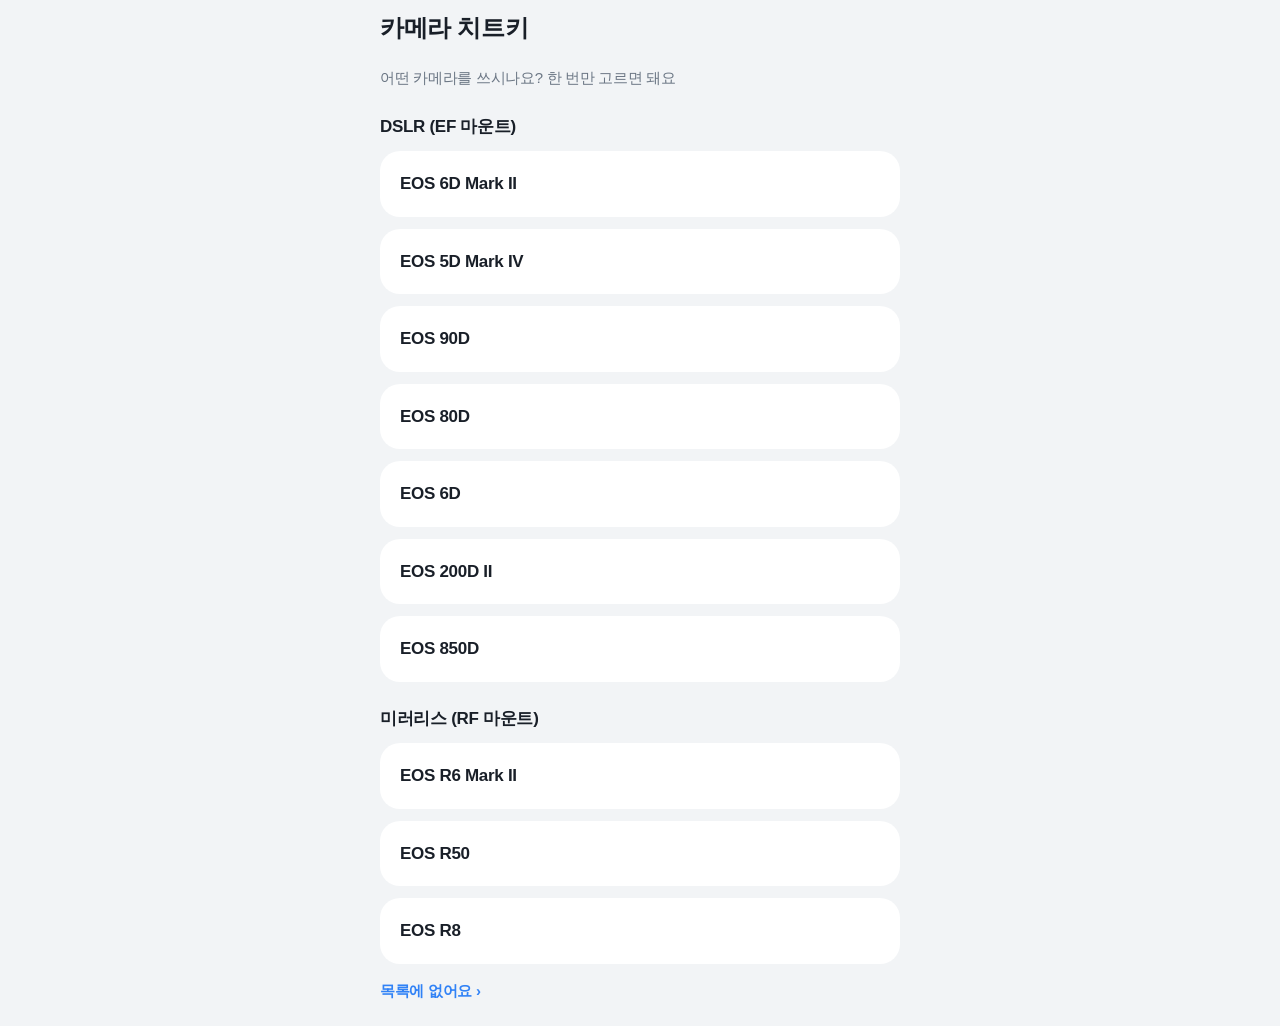
<file: index.html>
<!doctype html>
<html lang="ko">
<head>
<meta charset="utf-8">
<meta name="viewport" content="width=device-width, initial-scale=1, viewport-fit=cover">
<meta name="theme-color" content="#f2f4f6" media="(prefers-color-scheme: light)">
<meta name="theme-color" content="#17171c" media="(prefers-color-scheme: dark)">
<title>카메라 치트키</title>
<link rel="manifest" href="manifest.webmanifest">
<link rel="icon" type="image/svg+xml" href="img/icon.svg">
<link rel="apple-touch-icon" href="img/icon-192.png">
<meta name="apple-mobile-web-app-capable" content="yes">
<meta name="apple-mobile-web-app-status-bar-style" content="default">
<meta name="apple-mobile-web-app-title" content="치트키">
<link rel="stylesheet" href="css/style.css">
</head>
<body>
<main id="view"></main>
<script src="js/data.js"></script>
<script src="js/exposure.js"></script>
<script src="js/dials.js"></script>
<script src="js/exif.js"></script>
<script src="js/mock-features.js"></script>
<script src="js/analyze.js"></script>
<script src="js/match.js"></script>
<script src="js/pixels.js"></script>
<script src="js/diagnose.js"></script>
<script src="js/app.js"></script>
<script>if ('serviceWorker' in navigator && location.protocol !== 'file:') navigator.serviceWorker.register('sw.js').catch(() => {});</script>
</body>
</html>
</file>
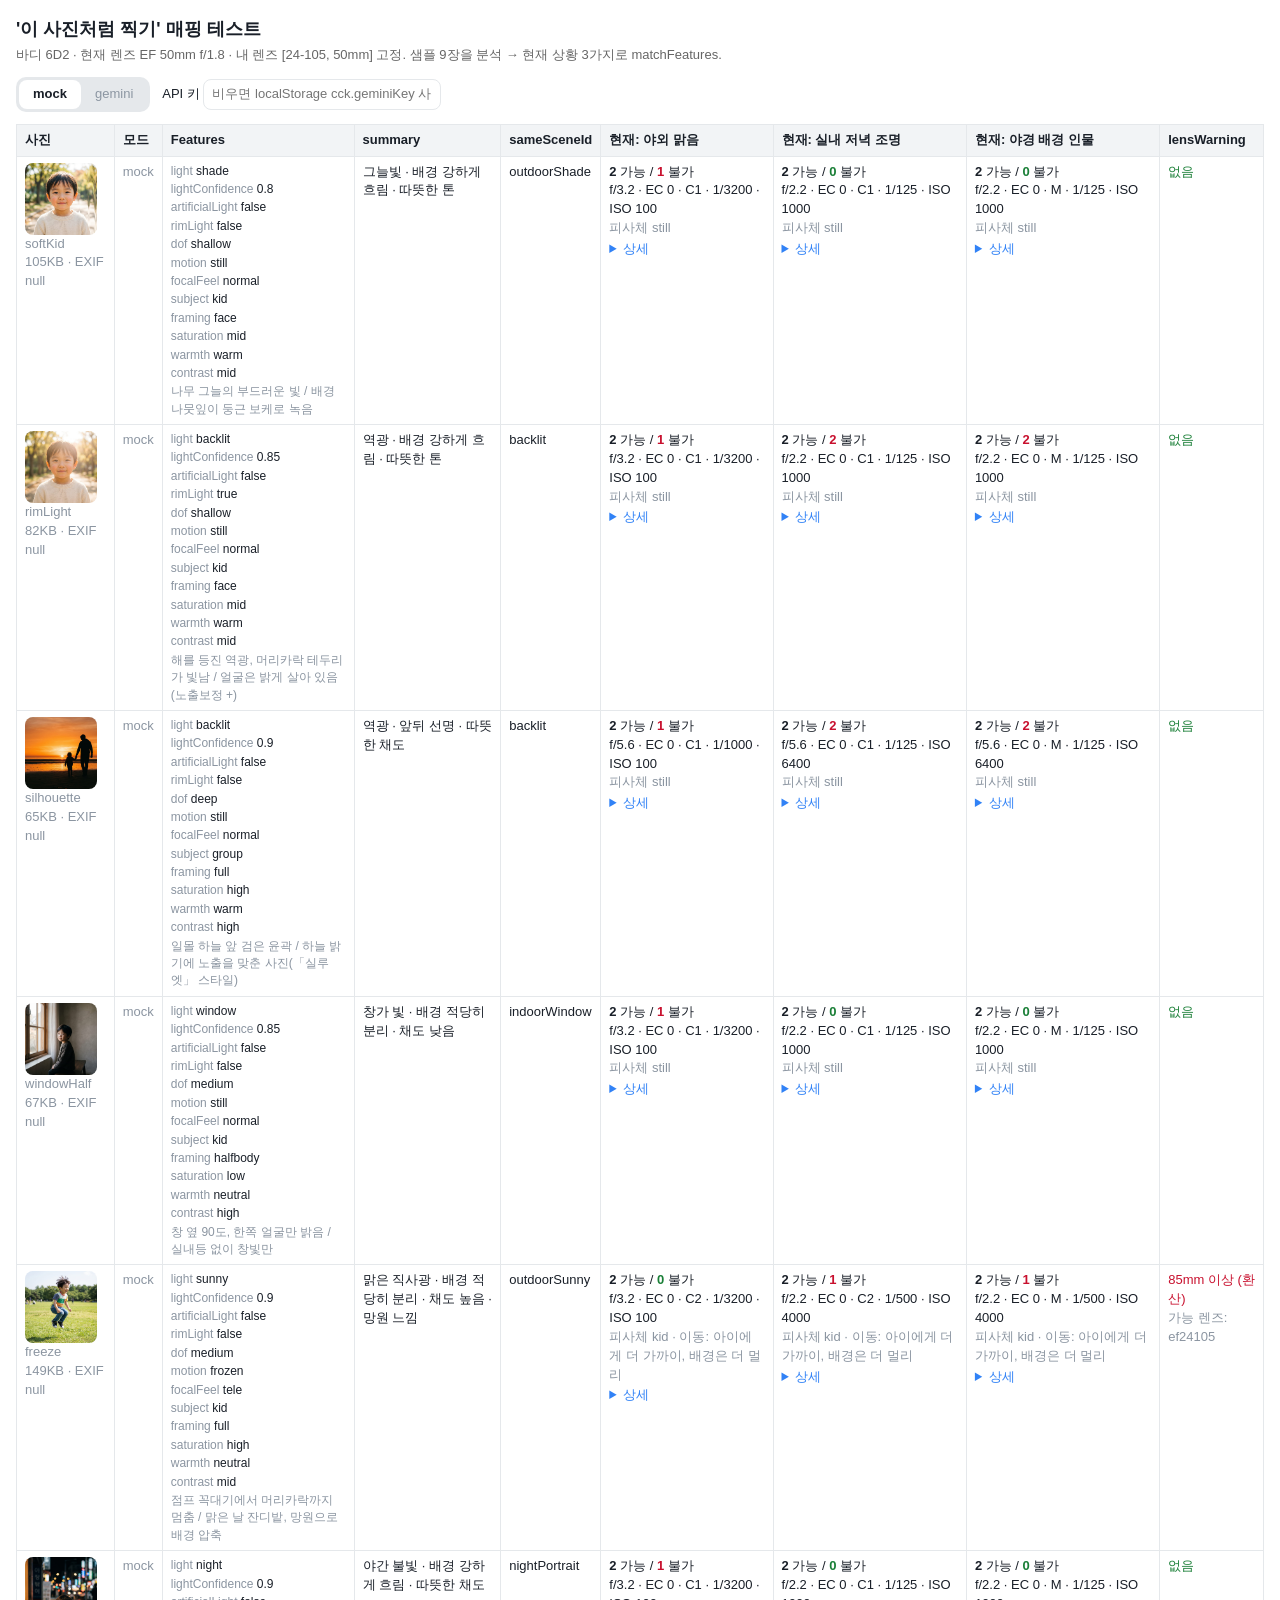
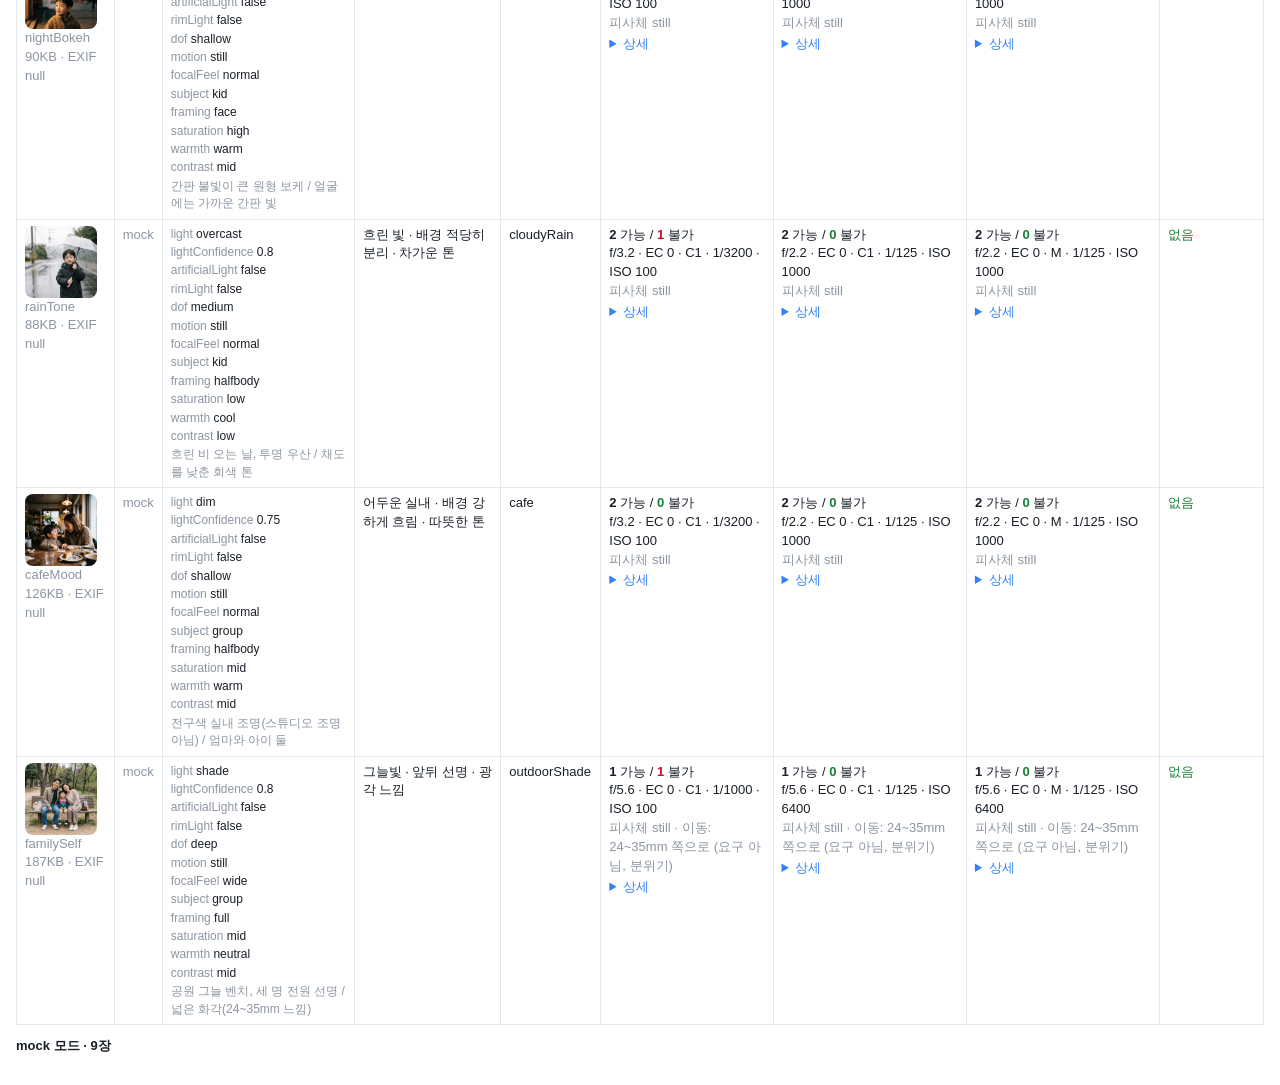
<file: test.html>
<!doctype html>
<html lang="ko">
<head>
<meta charset="utf-8">
<meta name="viewport" content="width=device-width, initial-scale=1">
<title>매핑 테스트</title>
<style>
  body { margin: 0; padding: 16px; font: 13px/1.45 -apple-system, "Malgun Gothic", sans-serif; color: #191f28; background: #fff; }
  h1 { font-size: 18px; margin: 0 0 4px; }
  p.lead { color: #666; margin: 0 0 12px; }
  .bar { display: flex; align-items: center; gap: 12px; margin: 0 0 12px; flex-wrap: wrap; }
  .seg { display: inline-flex; background: #e5e8eb; border-radius: 10px; padding: 3px; }
  .seg button { font: inherit; border: 0; background: transparent; color: #8b95a1; padding: 5px 14px; border-radius: 8px; cursor: pointer; }
  .seg button.on { background: #fff; color: #191f28; font-weight: 600; }
  input[type=password] { font: inherit; padding: 5px 8px; border: 1px solid #e5e8eb; border-radius: 8px; width: 220px; }
  table { border-collapse: collapse; width: 100%; }
  th, td { border: 1px solid #e5e8eb; padding: 6px 8px; vertical-align: top; text-align: left; }
  th { background: #f2f4f6; font-weight: 600; white-space: nowrap; }
  td.num { font-variant-numeric: tabular-nums; white-space: nowrap; }
  td.diff { background: #fff3b0; }
  img { width: 72px; height: 72px; object-fit: cover; border-radius: 8px; display: block; }
  .ok { color: #1a7f37; } .warn { color: #c8102e; } .muted { color: #8b95a1; }
  details { margin-top: 2px; } summary { cursor: pointer; color: #3182f6; }
  ul { margin: 2px 0 0; padding-left: 16px; }
  .feat { font-size: 12px; }
  .feat div + div { margin-top: 1px; }
  .feat .k { color: #8b95a1; }
  #sum { margin-top: 12px; font-weight: 600; }
</style>
</head>
<body>
<h1>'이 사진처럼 찍기' 매핑 테스트</h1>
<p class="lead" id="lead">바디 6D2 · 현재 렌즈 EF 50mm f/1.8 · 내 렌즈 [24-105, 50mm] 고정. 샘플 9장을 분석 → 현재 상황 3가지로 matchFeatures.</p>
<div class="bar">
  <span class="seg" id="modeSeg"><button type="button" data-mode="mock" class="on">mock</button><button type="button" data-mode="gemini">gemini</button></span>
  <label>API 키 <input type="password" id="key" placeholder="비우면 localStorage cck.geminiKey 사용"></label>
  <span class="muted" id="status"></span>
</div>
<div id="out">실행 중…</div>
<p id="sum"></p>
<script src="js/data.js"></script>
<script src="js/exposure.js"></script>
<script src="js/dials.js"></script>
<script src="js/exif.js"></script>
<script src="js/mock-features.js"></script>
<script src="js/analyze.js"></script>
<script src="js/match.js"></script>
<script>
const CAM = 'eos6d2', LENS = 'ef50', OWNED = ['ef24105', 'ef50'];
const CURRENT = ['outdoorSunny', 'indoorEvening', 'nightPortrait'];
const esc = (s) => String(s).replace(/[&<>"]/g, (c) => ({ '&': '&amp;', '<': '&lt;', '>': '&gt;', '"': '&quot;' }[c]));
const FIELDS = ['light', 'lightConfidence', 'artificialLight', 'rimLight', 'dof', 'motion', 'focalFeel', 'subject', 'framing', 'color.saturation', 'color.warmth', 'color.contrast'];
const get = (f, k) => k.split('.').reduce((o, p) => (o == null ? o : o[p]), f);
let files = null, exifs = null, mockFeats = null;

async function loadFiles() {
  if (files) return;
  // 실제 img/{styleId}.jpg를 fetch → Blob → File(name = '{styleId}.jpg')로 감싸 analyzeImage에 넘긴다 (file:// 에서는 fetch가 막히므로 로컬 서버로 열 것).
  files = await Promise.all(STYLES.map(async (s) => {
    const res = await fetch(s.image);
    if (!res.ok) throw new Error(s.image + ' ' + res.status);
    return new File([await res.blob()], s.id + '.jpg', { type: 'image/jpeg' });
  }));
  exifs = await Promise.all(files.map((f) => readExif(f))); // 샘플에 EXIF 없으면 null로 통과
  mockFeats = await Promise.all(files.map((f) => analyzeImage(f, 'mock')));
}

// 한 샘플의 Features를 matchFeatures로 돌린 3칸
function matchCells(f) {
  return CURRENT.map((sc) => {
    const m = matchFeatures(f, sc, null, CAM, LENS, OWNED);
    const r = m.settings;
    const mode = r.mode === 'Av' ? (r.cmode || 'Av') : 'M';
    return `<td>
      <div><b>${m.possible.length}</b> 가능 / <b class="${m.impossible.length ? 'warn' : 'ok'}">${m.impossible.length}</b> 불가</div>
      <div class="num">f/${r.aperture} · EC ${fmtEC(r.ec)} · ${mode} · ${fmtShutter(r.shutter)} · ISO ${r.iso}</div>
      <div class="muted">피사체 ${m.subjectId}${m.moveTip ? ' · 이동: ' + esc(m.moveTip) : ''}</div>
      <details><summary>상세</summary>
        <ul>${m.possible.map((p) => `<li class="ok">${esc(p.what)} — ${esc(p.how)}</li>`).join('')}
        ${m.impossible.map((p) => `<li class="warn">${esc(p.what)} — ${esc(p.why)} → ${esc(p.alt)}${p.linkSceneId ? ' [' + p.linkSceneId + ']' : ''}</li>`).join('')}</ul>
        <div class="muted">${esc(m.colorTips.ps || '픽처스타일 조정 없음')} / ${esc(m.colorTips.edit)}</div>
      </details></td>`;
  }).join('');
}
const featList = (f, other) => `<div class="feat">${FIELDS.map((k) => {
  const v = get(f, k), o = other ? get(other, k) : undefined;
  const diff = other && String(v) !== String(o);
  return `<div${diff ? ' class="warn"' : ''}><span class="k">${k.replace('color.', '')}</span> ${esc(v)}</div>`;
}).join('')}<div class="muted">${esc((f.notes || []).join(' / '))}</div></div>`;

// mode 'mock': mock 열만. 'gemini': mock 열과 gemini 열(또는 오류)을 나란히, 값이 다른 칸은 노란 배경.
function render(mode, gemFeats, gemErrs) {
  let mismatch = 0;
  const rows = STYLES.map((st, i) => {
    const f = mockFeats[i], g = gemFeats ? gemFeats[i] : null, err = gemErrs ? gemErrs[i] : null;
    const m0 = matchFeatures(f, CURRENT[0], null, CAM, LENS, OWNED);
    const g0 = g ? matchFeatures(g, CURRENT[0], null, CAM, LENS, OWNED) : null;
    const diffFields = g ? FIELDS.filter((k) => String(get(f, k)) !== String(get(g, k))) : [];
    if (g && diffFields.length) mismatch++;
    const lw = (m) => m.lensWarning ? `<span class="warn">${esc(m.lensWarning.need)}</span><br><span class="muted">가능 렌즈: ${m.lensWarning.okLenses.join(', ') || '없음'}</span>` : '<span class="ok">없음</span>';
    const photo = `<td rowspan="${mode === 'gemini' ? 2 : 1}"><img src="${st.image}" alt=""><div class="muted">${st.id}</div><div class="muted">${Math.round(files[i].size / 1024)}KB · EXIF ${exifs[i] ? esc(JSON.stringify(exifs[i])) : 'null'}</div></td>`;
    const line = (label, feat, other, m, cls) => `<tr class="${cls}">
      <td class="muted">${label}</td>
      <td class="${other && diffFields.length ? 'diff' : ''}">${featList(feat, other)}</td>
      <td class="${other && m0.summary !== m.summary ? 'diff' : ''}">${esc(m.summary)}</td>
      <td class="num ${other && m0.sameSceneId !== m.sameSceneId ? 'diff' : ''}">${m.sameSceneId || '<span class="muted">null</span>'}</td>
      ${matchCells(feat)}
      <td>${lw(m)}</td>
    </tr>`;
    let html = line('mock', f, null, m0, '').replace('<tr class="">', '<tr>' + photo);
    if (mode === 'gemini') {
      if (g) html += line('gemini', g, f, g0, '');
      else html += `<tr><td class="muted">gemini</td><td colspan="${4 + CURRENT.length}" class="warn">${esc(err || '미실행')}</td></tr>`;
    }
    return html;
  });
  document.getElementById('out').innerHTML = `<table>
    <thead><tr><th>사진</th><th>모드</th><th>Features</th><th>summary</th><th>sameSceneId</th>${CURRENT.map((c) => `<th>현재: ${byId(SCENES, c).label}</th>`).join('')}<th>lensWarning</th></tr></thead>
    <tbody>${rows.join('')}</tbody></table>`;
  const ok = gemFeats ? gemFeats.filter(Boolean).length : 0;
  document.getElementById('sum').textContent = mode === 'gemini'
    ? `불일치 ${mismatch}/${STYLES.length} (gemini 성공 ${ok}/${STYLES.length}${ok < STYLES.length ? ', 실패는 불일치에 포함하지 않음' : ''}) · 노란 칸 = mock과 다른 값`
    : `mock 모드 · ${STYLES.length}장`;
}

// ?key=<API키>&gemini=1 : 자동 실행(confirm 생략). 스크린샷·CI용. 키는 URL에만 있고 저장하지 않는다.
const Q = new URLSearchParams(location.search);
async function runGemini(auto) {
  if (!auto && !confirm(`${STYLES.length}장을 실제로 분석합니다(호출 ${STYLES.length}회). 계속할까요?`)) return false;
  const key = document.getElementById('key').value.trim();
  const status = document.getElementById('status');
  const feats = [], errs = [];
  const t0 = Date.now();
  for (let i = 0; i < files.length; i++) {
    status.textContent = `gemini ${i + 1}/${files.length} 분석 중…`;
    try { feats[i] = await analyzeImage(files[i], 'gemini', key ? { key } : {}); errs[i] = null; }
    catch (e) { feats[i] = null; errs[i] = e && e.message ? e.message : String(e); }
    render('gemini', feats, errs);
  }
  status.textContent = `gemini 완료 · ${((Date.now() - t0) / 1000).toFixed(1)}초`;
  return true;
}

(async function main() {
  if (Q.get('key')) document.getElementById('key').value = Q.get('key');
  await loadFiles();
  render('mock');
  if (Q.get('gemini') === '1') { document.querySelectorAll('#modeSeg button').forEach((x) => x.classList.toggle('on', x.dataset.mode === 'gemini')); await runGemini(true); }
  document.querySelectorAll('#modeSeg button').forEach((b) => b.addEventListener('click', async () => {
    document.querySelectorAll('#modeSeg button').forEach((x) => x.classList.toggle('on', x === b));
    document.getElementById('status').textContent = '';
    if (b.dataset.mode === 'mock') return render('mock');
    const ran = await runGemini();
    if (!ran) { document.querySelectorAll('#modeSeg button').forEach((x) => x.classList.toggle('on', x.dataset.mode === 'mock')); render('mock'); }
  }));
  // 콘솔 검증: 숫자 필드가 features에 섞여도 버려지는지
  const junk = validateFeatures({ light: 'sunny', fNumber: 1.8, iso: 3200, dof: 'bogus', color: { warmth: 'warm' } });
  console.assert(!('fNumber' in junk) && junk.dof === 'medium' && junk.light === 'sunny', 'validateFeatures 실패');
})();
</script>
</body>
</html>
</file>
<file: css/style.css>
/* 토스 스타일. 카드 20px, 테두리·그림자 없음, 구분은 여백. 여백 20/12/24. */
:root {
  --bg: #f2f4f6;
  --card: #ffffff;
  --card-press: #eef0f3;
  --title: #191f28;
  --body: #333d4b;
  --sub: #6b7684;        /* 흰 배경 대비 4.6:1 (AA). 예전 #8b95a1은 2.9:1 */
  --sub-weak: #8b95a1;   /* 장식·비활성용 */
  --ok: #15803d; --ok-bg: #22c55e; --caution: #b45309; --caution-bg: #f59e0b;
  --seg: #e5e8eb;
  --pill: #e5e8eb;
  --accent: #3182f6;
  --accent-press: #1b64da;
  --warn: #f04452;
  --flash: #e8f1fe;
}
@media (prefers-color-scheme: dark) {
  :root:not([data-theme="light"]) {
    --bg: #17171c; --card: #202027; --card-press: #2a2a33; --title: #f2f4f6; --body: #c3c8cf; --sub: #8b95a1;
    --seg: #2c2c35; --pill: #2c2c35; --accent: #4593fc; --accent-press: #3182f6; --warn: #ff5b66; --flash: #1f2d44; --sub-weak: #6b7684; --ok: #4ade80; --ok-bg: #22c55e; --caution: #fbbf24; --caution-bg: #f59e0b; color-scheme: dark;
  }
}
:root[data-theme="dark"] {
  --bg: #17171c; --card: #202027; --card-press: #2a2a33; --title: #f2f4f6; --body: #c3c8cf; --sub: #8b95a1;
  --seg: #2c2c35; --pill: #2c2c35; --accent: #4593fc; --accent-press: #3182f6; --warn: #ff5b66; --flash: #1f2d44; --sub-weak: #6b7684; --ok: #4ade80; --ok-bg: #22c55e; --caution: #fbbf24; --caution-bg: #f59e0b; color-scheme: dark;
}

* { box-sizing: border-box; }
html { -webkit-text-size-adjust: 100%; }
body {
  margin: 0; background: var(--bg); color: var(--body);
  font-family: Pretendard, -apple-system, "Apple SD Gothic Neo", "Malgun Gothic", sans-serif;
  font-size: 15px; line-height: 1.5; letter-spacing: -0.3px;
  font-variant-numeric: tabular-nums;
  word-break: keep-all;
}
.muted { color: var(--sub); font-weight: 400; }
.subtitle { margin: -16px 0 16px; font-size: 15px; color: var(--sub); }
.banner { display: flex; align-items: center; justify-content: space-between; gap: 12px; background: var(--accent); color: #fff; border-radius: 20px; padding: 16px 20px; margin-bottom: 12px; }
.banner b { color: #fff; font-size: 17px; }
.banner span { font-size: 15px; white-space: nowrap; opacity: .9; }
.banner:active { background: var(--accent-press); }
.tips p { margin: 0; }
.tips p + p { margin-top: 8px; }
.caption { font-size: 12px; color: var(--sub); margin: -8px 0 16px !important; }
.rule.full .c { display: none; }
.rule.full .a { grid-column: 1 / -1; }
.setup .ko { color: var(--sub); }
.lead.small { font-size: 13px; margin-top: 24px; }
button.btn { width: 100%; border: 0; font: inherit; letter-spacing: inherit; font-size: 17px; font-weight: 600; cursor: pointer; }
a { color: inherit; text-decoration: none; }
/* 안드로이드 앱(Capacitor, edge-to-edge)에서는 상태바·내비바 영역만큼 띄움. 웹에서는 0. */
main { max-width: 560px; margin: 0 auto; padding: 0 20px 24px; overflow-wrap: anywhere;
  padding-top: max(env(safe-area-inset-top, 0px), var(--safe-area-inset-top, 0px));
  padding-bottom: calc(24px + max(env(safe-area-inset-bottom, 0px), var(--safe-area-inset-bottom, 0px))); }
.grid, .list, .nums { min-width: 0; }
.grid > *, .list > *, .nums > * { min-width: 0; }
.i { display: block; }
b { font-weight: 600; color: var(--title); }
.warn { color: var(--warn); }
.info { color: var(--accent); }
.press { transition: background-color .15s; }
.press:active { background: var(--card-press); }

/* 헤더 */
.bar { display: flex; align-items: center; gap: 12px; padding: 12px 0 24px; }
.bar h1 { flex: 1; min-width: 0; margin: 0; font-size: 24px; line-height: 1.3; font-weight: 700; color: var(--title); text-wrap: balance; }
.bar.sub { padding-top: 8px; }
.icon-btn { display: flex; align-items: center; justify-content: center; width: 44px; height: 44px; border-radius: 12px; color: var(--title); flex: 0 0 44px; border: 0; background: transparent; cursor: pointer; }
.bar .icon-btn:first-child { margin-left: -12px; }
.bar .icon-btn:last-child { margin-right: -12px; }
.pill { display: inline-block; background: var(--pill); color: var(--body); font-size: 14px; line-height: 20px; padding: 8px 14px; border-radius: 999px; white-space: nowrap; }
.pill:active { background: var(--card-press); }

/* pill형 세그먼트 탭 (상황 / 원하는 사진). 렌즈 버튼은 채워진 파란 pill이라 구분됨 */
.seg { display: grid; grid-auto-flow: column; grid-auto-columns: 1fr; background: var(--seg); border-radius: 14px; padding: 4px; margin-bottom: 24px; }
.seg button { font: inherit; letter-spacing: inherit; font-size: 15px; height: 40px; border: 0; border-radius: 11px; background: transparent; color: var(--sub); padding: 0 8px; transition: background-color .15s; }
.seg button.on { background: var(--card); color: var(--title); font-weight: 600; }

/* 렌즈 선택: 채워진 pill 버튼 */
.lens-row { display: flex; align-items: center; flex-wrap: wrap; gap: 8px; margin-bottom: 12px; }
/* 결과 화면 렌즈 칩: 줄바꿈 대신 가로 스크롤(렌즈가 3개 이상이어도 한 줄). 스크롤바 숨김 */
.lens-row.scroll { flex-wrap: nowrap; overflow-x: auto; -webkit-overflow-scrolling: touch; scrollbar-width: none; margin-left: -20px; margin-right: -20px; padding: 0 20px 4px; scroll-padding: 0 20px; }
.lens-row.scroll .lbl { position: sticky; left: 0; background: var(--bg); padding-right: 4px; z-index: 1; }
.lens-row.scroll::-webkit-scrollbar { display: none; }
.lens-row.scroll .lens-btn { flex: 0 0 auto; scroll-snap-align: start; white-space: nowrap; }
.lens-row.scroll .lbl { flex: 0 0 auto; }
.lens-row .lbl { font-size: 13px; color: var(--sub); margin-right: 4px; }
.lens-btn { font: inherit; letter-spacing: inherit; font-size: 14px; font-weight: 600; height: 40px; padding: 0 16px; border: 0; border-radius: 20px; background: var(--pill); color: var(--body); transition: background-color .15s; }
.lens-btn.on { background: var(--accent); color: #fff; }
.lens-btn:active { background: var(--card-press); }
.lens-btn.on:active { background: var(--accent-press); }
.seg button:focus-visible, a:focus-visible, button:focus-visible, .radio:focus-within, summary:focus-visible { outline: 2px solid var(--accent); outline-offset: 2px; }

/* 카드 */
.card { display: block; background: var(--card); border-radius: 20px; padding: 20px; }
.card + .card, .list > * + *, .grid { margin-top: 12px; }
.card h2 { font-size: 17px; font-weight: 600; color: var(--title); margin: 0 0 16px; }
.label-accent, .label-warn { display: block; font-size: 13px; font-weight: 600; margin-bottom: 4px; }
.label-accent { color: var(--accent); }
.label-warn { color: var(--warn); }
.lead { color: var(--sub); margin: 0 0 12px; }
.sec { font-size: 17px; font-weight: 600; color: var(--title); margin: 24px 0 12px; }

/* 최근 */
.recent { margin-bottom: 24px; }
.recent b { font-size: 17px; }

/* 상황 카드: 2열, 88px, 왼쪽 정렬 */
.grid { display: grid; grid-template-columns: 1fr 1fr; gap: 12px; }
.grid > * { margin-top: 0 !important; }
.scene { display: flex; flex-direction: column; justify-content: center; min-height: 88px; padding: 16px 20px; }
.scene b { display: block; font-size: 17px; line-height: 1.3; }
.scene small { display: block; font-size: 13px; color: var(--sub); margin-top: 4px; }
.scene.tall { min-height: 112px; }

/* 스타일 리스트 */
.list { display: block; }
.style { display: flex; align-items: center; gap: 16px; padding: 16px; }
.style .txt { min-width: 0; }
.style b { display: block; font-size: 17px; line-height: 1.3; }
.style small { display: block; font-size: 13px; color: var(--sub); margin-top: 4px; }
.slot { display: flex; flex: 0 0 72px; align-items: center; justify-content: center; width: 72px; height: 72px; border-radius: 12px; background: var(--bg); overflow: hidden; color: var(--sub); }
.slot img { width: 100%; height: 100%; object-fit: cover; }
.slot.wide { width: 100%; height: auto; aspect-ratio: 4 / 5; max-width: 100%; border-radius: 16px; margin-bottom: 16px; }
.slot.wide:empty, .slot.wide:not(:has(img)) { aspect-ratio: auto; height: 120px; }
.slot.wide small { font-size: 13px; }
.cond p { margin: 0; }
.cond p + p { margin-top: 16px; }

/* 핵심 숫자 카드 */
.key .sub { font-size: 13px; color: var(--sub); margin: 0; }
.key .sub + .nums { margin-top: 16px; }
.nums { display: grid; grid-template-columns: repeat(3, 1fr); gap: 12px; margin-bottom: 16px; }
.nums span { display: block; font-size: 13px; color: var(--sub); margin-bottom: 4px; }
.nums .num { display: inline-block; font-size: 32px; line-height: 1.15; font-weight: 700; color: var(--title); letter-spacing: -0.5px; white-space: nowrap; }
.key .sub .num { font-size: inherit; font-weight: 600; color: var(--body); letter-spacing: inherit; }
.num { border-radius: 6px; transition: background-color .3s; }
.num.flash { background: var(--flash); transition: none; }

/* 다이얼 순서 */
.steps { list-style: none; margin: 0; padding: 0; }
.steps li { display: flex; align-items: flex-start; gap: 12px; }
.steps li + li { margin-top: 16px; }
.n { display: inline-flex; flex: 0 0 24px; align-items: center; justify-content: center; width: 24px; height: 24px; border-radius: 50%; background: var(--accent); color: #fff; font-size: 13px; font-weight: 600; letter-spacing: 0; }
.steps li .n { margin-top: 0; }
.more { margin-top: 16px; }
.more summary { list-style: none; cursor: pointer; color: var(--accent); font-size: 15px; font-weight: 600; width: max-content; }
.more summary::-webkit-details-marker { display: none; }
.more summary::after { content: ' ›'; }
.more[open] summary::after { content: ' ‹'; }
.more ul { margin: 12px 0 0; padding-left: 18px; color: var(--body); }
.more li + li { margin-top: 8px; }

/* 현장 조정: 조건 | 조치 */
.rules { display: grid; gap: 16px; }
.rule { display: grid; grid-template-columns: minmax(0, 2fr) minmax(0, 3fr); gap: 12px; align-items: start; }
.rule .c { color: var(--body); }
.rule .a { color: var(--title); font-weight: 600; }
.rule .c:empty { display: none; }
.rule .c:empty + .a { grid-column: 1 / -1; }

.why { font-size: 13px; color: var(--sub); margin: 24px 4px 0; }

/* 큰 버튼 */
.btn { display: flex; align-items: center; justify-content: center; height: 56px; margin-top: 24px; border-radius: 16px; background: var(--accent); color: #fff; font-size: 17px; font-weight: 600; }
.btn:active { background: var(--accent-press); }

/* 설정 */
.radio { display: flex; align-items: center; gap: 16px; cursor: pointer; }
.radio.on { box-shadow: inset 0 0 0 2px var(--accent); }
.radio input { width: 20px; height: 20px; accent-color: var(--accent); margin: 0; flex: 0 0 20px; }
.radio .txt { min-width: 0; }
.radio b { display: block; font-size: 17px; }
.radio small { display: block; font-size: 13px; color: var(--sub); margin-top: 4px; }
.setup h3 { display: flex; align-items: center; gap: 12px; font-size: 17px; font-weight: 600; color: var(--title); margin: 0 0 12px; }
.setup .val { color: var(--title); }
.setup .path { font-size: 13px; color: var(--sub); margin-top: 8px; }
.setup .path em { font-style: normal; }
.setup .whyline { font-size: 13px; color: var(--sub); margin-top: 8px; }

.foot { color: var(--sub); font-size: 13px; margin: 24px 4px 0; }

@media (max-width: 360px) {
  .nums { gap: 8px; }
  .nums .num { font-size: 24px; }
  .nums span { font-size: 12px; white-space: nowrap; }
}

/* 카메라 선택 / 내 카메라 / 어댑터 표시 */
.choose { width: 100%; text-align: left; border: 0; font: inherit; letter-spacing: inherit; color: var(--body); cursor: pointer; }
.choose b { display: block; font-size: 17px; }
.choose small { display: block; font-size: 13px; color: var(--sub); margin-top: 4px; }
.choose.on { box-shadow: inset 0 0 0 2px var(--accent); }
.list > .choose + .choose { margin-top: 12px; }
.mycam { display: flex; align-items: center; justify-content: space-between; gap: 12px; }
.mycam b { display: block; font-size: 17px; }
.mycam small { display: block; font-size: 13px; color: var(--sub); margin-top: 4px; }
.mycam .chev { font-size: 22px; color: var(--sub); }
.tag { display: inline-block; font-size: 12px; font-weight: 600; color: var(--sub); background: var(--pill); border-radius: 999px; padding: 1px 8px; vertical-align: middle; margin-left: 4px; }
.list > .btn { margin-top: 24px; }

/* ---------- 이 사진처럼 찍기 ---------- */
/* 홈 탭 3칸: 글자가 길면 두 줄 허용 */
.seg.three button { font-size: 14px; height: auto; min-height: 40px; padding: 6px 4px; line-height: 1.25; }
.seg.tight { margin-bottom: 16px; }
.ref-lead { margin: 0; color: var(--title); }
.ref-note { font-size: 13px; color: var(--sub); margin: 8px 0 0; }
.card h2 + .ref-note { margin: -8px 0 16px; }
.ref-summary { margin: 0; font-size: 17px; font-weight: 600; color: var(--title); }
.ref-photo .slot.wide { margin-bottom: 16px; }
.ref-info { font-size: 13px; color: var(--accent); margin: 12px 4px 0; }
.foot.center { text-align: center; margin-top: 12px; }
/* 파일 선택 버튼: 큰 파란 버튼 안에 input을 숨김 */
.btn.file { position: relative; overflow: hidden; cursor: pointer; }
.btn.file input { position: absolute; inset: 0; opacity: 0; width: 100%; height: 100%; cursor: pointer; }
.btn.file.off { background: var(--pill); color: var(--sub); }
.btn.ghost { background: var(--pill); color: var(--title); margin-top: 12px; }
.btn.ghost:active { background: var(--card-press); }
/* 홈 '사진으로' 탭: 큰 카드 2개 */
.big { display: flex; align-items: center; justify-content: space-between; gap: 12px; min-height: 88px; }
.big .txt { min-width: 0; }
.big b { display: block; font-size: 17px; line-height: 1.3; }
.big small { display: block; font-size: 13px; color: var(--sub); margin-top: 4px; }
.big .chev { font-size: 22px; color: var(--sub); }
.ref-note.samples { margin: 16px 0 8px 4px; }
.card + .ref-note.samples + .thumbs + .card, .thumbs + .card { margin-top: 16px; }
/* 예시 썸네일 가로 스크롤 */
.thumbs { display: flex; gap: 12px; overflow-x: auto; margin: 0 -20px; padding: 0 20px 4px; scrollbar-width: none; }
.thumbs::-webkit-scrollbar { display: none; }
.thumbs .slot { flex: 0 0 72px; border: 0; padding: 0; cursor: pointer; }
/* 2단계: 사진과 같은 곳 카드 (파란 테두리) */
.scene.same { width: 100%; text-align: left; border: 0; font: inherit; letter-spacing: inherit; color: var(--body); cursor: pointer; box-shadow: inset 0 0 0 2px var(--accent); margin-bottom: 12px; }
.scene.same .label-accent { margin-bottom: 2px; }
.grid > button.scene { text-align: left; border: 0; font: inherit; letter-spacing: inherit; color: var(--body); cursor: pointer; }
/* 3단계 헤더 아래: 썸네일 + summary + 현재 선택 칩 */
.ref-head { display: flex; align-items: center; gap: 16px; margin: -12px 0 16px; }
.ref-head .txt { min-width: 0; display: flex; flex-direction: column; align-items: flex-start; gap: 6px; }
.ref-head b { font-size: 15px; line-height: 1.35; }
/* 가능/불가 목록: 20px SVG + 제목/설명 */
.checks { list-style: none; margin: 0; padding: 0; }
.checks li { display: flex; align-items: flex-start; gap: 12px; }
.checks li + li { margin-top: 16px; }
.checks .i { flex: 0 0 20px; margin-top: 2px; }
.checks li > span { min-width: 0; }
.checks b { display: block; }
.checks small { display: block; font-size: 13px; color: var(--sub); margin-top: 2px; word-break: keep-all; }
.checks small.info { color: var(--accent); }
.checks .mini { display: inline-block; margin-top: 8px; font-size: 13px; font-weight: 600; color: var(--accent); background: var(--pill); border-radius: 999px; padding: 4px 12px; }
/* ---------- 내 사진 진단 ---------- */
.lights { display: grid; grid-template-columns: repeat(5, 1fr); gap: 8px; text-align: center; }
.lights span { display: block; font-size: 13px; color: var(--sub); margin-bottom: 8px; white-space: nowrap; }
.lights .dot { display: inline-block; width: 20px; height: 20px; border-radius: 50%; }
.dot.ok { background: var(--ok-bg); } .dot.warn { background: var(--caution-bg); } .dot.bad { background: #f04452; }
.fnd { list-style: none; margin: 0; padding: 0; }
.fnd li { display: flex; align-items: flex-start; gap: 12px; }
.fnd li + li { margin-top: 16px; }
.fnd .i { flex: 0 0 20px; margin-top: 2px; }
.fnd li > span { min-width: 0; }
.fnd b { display: block; }
.fnd small { display: block; font-size: 13px; color: var(--sub); margin-top: 2px; word-break: keep-all; }
.fnd small.info { color: var(--accent); }
.okline { margin: 0 0 12px; color: var(--ok); font-weight: 600; }
.okline:last-child { margin-bottom: 0; }
.fnd:empty { display: none; }
.card.gear { background: var(--seg); }
.card.gear p { display: flex; align-items: flex-start; gap: 12px; margin: 0; }
.card.gear .i { flex: 0 0 20px; margin-top: 2px; }
.card.gear b { display: block; font-size: 15px; }
.card.gear small { display: block; font-size: 13px; color: var(--sub); margin-top: 2px; }
.pill.chip { color: var(--accent); font-weight: 600; }
.card .pill.chip { margin: -4px 0 0; }
.card > .btn.ghost { margin-top: 12px; }
/* 검토 반영: 좁은 폭에서 조건|조치를 위아래로, 터치 영역, 핵심만 보기, 체크 카드, 시간 추천, 진단 라벨 */
@media (max-width: 380px) { .rule { grid-template-columns: 1fr; gap: 2px; } .rule .c:empty + .a { grid-column: auto; } }
.more summary { padding: 12px 0; margin: -12px 0; min-height: 44px; display: inline-flex; align-items: center; gap: 4px; }
.card.key .sub .focus-btn { float: right; margin: -4px 0 0 8px; }
.focus-btn, .card .mini { display: inline-block; font-size: 13px; font-weight: 600; color: var(--accent); background: var(--pill); border-radius: 999px; padding: 4px 12px; border: 0; cursor: pointer; }
.card .mini { margin-top: 12px; }
main.focus > .card:not(.key):not(.dialc), main.focus > .why, main.focus > .foot, main.focus > .btn.ghost, main.focus > .ref-info { display: none; }
main.focus .dialc .more { display: none; }
.card.check { padding: 16px 20px; }
.card.check .items { margin: 4px 0 8px; color: var(--title); font-weight: 600; }
.card.check .mini { margin-top: 0; }
.hints { display: flex; gap: 8px; flex-wrap: wrap; margin: 0 0 12px; }
.hints .chip { font-size: 13px; }
.ref-note.samples.link { display: block; color: var(--accent); margin-top: 16px; }
.lights small { display: block; font-size: 12px; margin-top: 4px; color: var(--sub); }
.lights small.ok { color: var(--ok); } .lights small.warn { color: var(--caution); } .lights small.bad { color: var(--warn); }
.more.adv { margin-top: 24px; } .more.adv summary { color: var(--sub); font-weight: 400; } .more.adv .card { margin-top: 12px; }
.more.similar { margin-top: 16px; } .more.similar summary { color: var(--accent); }
.more.similar .list { margin-top: 8px; }
.rules.big .a { font-size: 17px; }
.grid + .card, .grid + .lens-row { margin-top: 12px; }
.card h2 .muted.small { font-size: 13px; font-weight: 400; margin-left: 6px; }
.rule .a a.info { color: var(--accent); text-decoration: underline; text-underline-offset: 3px; }
/* 설정 진행률·했음 체크, 홈 렌즈 인라인 */
.progress { height: 6px; border-radius: 3px; background: var(--seg); overflow: hidden; margin: -4px 0 6px; }
.progress span { display: block; height: 100%; background: var(--accent); transition: width .2s; }
.setup h3 .done { margin-left: auto; font-size: 13px; font-weight: 400; color: var(--sub); display: inline-flex; align-items: center; gap: 6px; cursor: pointer; }
.setup h3 .done input { width: 20px; height: 20px; accent-color: var(--accent); margin: 0; }
.setup.is-done { opacity: .55; }
.setup.is-done h3 .done { color: var(--accent); font-weight: 600; }
.lens-inline { margin: -12px 0 16px; }
.lens-inline .lens-row { margin-bottom: 4px; }
.lens-inline .mini { margin-top: 4px; }
#lensChip { border: 0; font: inherit; letter-spacing: inherit; cursor: pointer; }
/* 전역 오류 토스트 */
.toast { position: fixed; left: 20px; right: 20px; bottom: calc(24px + env(safe-area-inset-bottom, 0px)); background: var(--title); color: var(--card); border-radius: 16px; padding: 14px 16px; font-size: 14px; z-index: 50; display: flex; gap: 12px; align-items: center; }
.toast a { color: var(--accent); font-weight: 600; margin-left: auto; white-space: nowrap; }
/* 로딩 스켈레톤 */
.skel { display: grid; gap: 10px; margin-top: 12px; }
.skel span { display: block; height: 14px; border-radius: 7px; background: var(--seg); }
.skel .w40 { width: 40%; } .skel .w60 { width: 60%; } .skel .w80 { width: 80%; }
/* 설정: 사진 분석 */
.analyze .lbl { font-size: 13px; color: var(--sub); margin: 0 0 8px; }
.field { display: block; }
.field .lbl { display: block; }
.field input { width: 100%; font: inherit; letter-spacing: inherit; font-size: 15px; height: 48px; padding: 0 16px; border: 0; border-radius: 12px; background: var(--bg); color: var(--title); }
.field input:focus-visible { outline: 2px solid var(--accent); outline-offset: 0; }
.field .row { display: flex; gap: 8px; align-items: center; }
.field .row input { flex: 1; min-width: 0; }
.field .row .lens-btn { flex: 0 0 auto; height: 48px; border-radius: 12px; }
.lens-btn:disabled { background: var(--pill); color: var(--sub); }
.ref-note.warn { color: var(--warn); }

/* ---- 라운드 2(완성도): 모션·터치·a11y ---- */
@media (prefers-reduced-motion: reduce) { *, *::before, *::after { transition: none !important; animation: none !important; scroll-behavior: auto !important; } }
.press { transition: background-color .15s, transform .1s; }
.card.press:active, .btn.press:active, .slot.press:active { transform: scale(.985); }
.mini.press:active, .pill.press:active, .lens-btn:active { transform: scale(.97); }
.focus-btn, .card .mini, .checks .mini, .lens-inline .mini { min-height: 36px; padding: 8px 12px; line-height: 20px; }
.card.key .sub:has(> .ctx) { display: flex; align-items: flex-start; gap: 8px; }   /* 첫 줄(기종·렌즈 + 버튼)만. 둘째 줄의 .num은 그대로 인라인 */
.card.key .sub .ctx { flex: 1; min-width: 0; padding-top: 7px; }
.card-actions { display: inline-flex; flex: 0 0 auto; gap: 6px; margin-left: auto; }
.card-actions .mini { margin-top: 0; }
.card-actions #shareBtn { display: inline-flex; align-items: center; justify-content: center; width: 36px; padding: 0; }
.card.key .sub .focus-btn { float: none; margin: 0; }
/* 결과 화면 끝 '다른 상황 고르기'는 고스트 버튼(주 행동 아님) */
main > .btn.ghost { margin-top: 24px; }
/* 렌즈 체크 CTA: 화면 하단 고정 + 선택 개수 */
.btn.sticky { position: sticky; bottom: calc(16px + env(safe-area-inset-bottom, 0px)); margin-top: 16px; box-shadow: 0 8px 24px rgba(0, 0, 0, .12); }
/* 홈 체크리스트: 처음엔 펼침, 이후엔 한 줄 */
details.card.check summary { list-style: none; cursor: pointer; display: flex; align-items: center; gap: 4px; font-size: 13px; font-weight: 600; color: var(--sub); min-height: 24px; }
details.card.check summary::-webkit-details-marker { display: none; }
details.card.check summary svg { transition: transform .15s; margin-left: auto; }
details.card.check[open] summary svg { transform: rotate(180deg); }
details.card.check:not([open]) { padding: 12px 20px; }
/* 자세히 summary 안의 SVG 화살표: 글자 화살표(::after)는 끄고, 열리면 회전 */
.more summary:has(svg)::after { content: none; }
.more summary svg { transition: transform .15s; }
.more[open] summary svg { transform: rotate(180deg); }
/* 헤더 렌즈 칩: 긴 이름은 말줄임 */
#lensChip { display: inline-flex; align-items: center; gap: 2px; max-width: 46vw; }
#lensChip .t { overflow: hidden; text-overflow: ellipsis; white-space: nowrap; }
/* 진단 신호등 5칸: 라벨 줄바꿈 허용, 320px에서 글자 축소 */
.lights span { white-space: normal; line-height: 1.3; }
@media (max-width: 360px) { .lights span { font-size: 12px; } .lights small { font-size: 11px; } }
/* 설정 '했음' 체크: 44px 터치 영역 */
.setup h3 .done { min-height: 44px; margin: -10px -8px -10px auto; padding: 0 8px; }
.setup .ko { color: var(--sub-weak); }
/* 카메라 선택: 마운트별 묶음 */
.sec + .list { margin-top: 0; }
/* 토스트 안전 영역·접근성 */
.toast { z-index: 20; display: flex; align-items: center; gap: 12px; }
</file>
